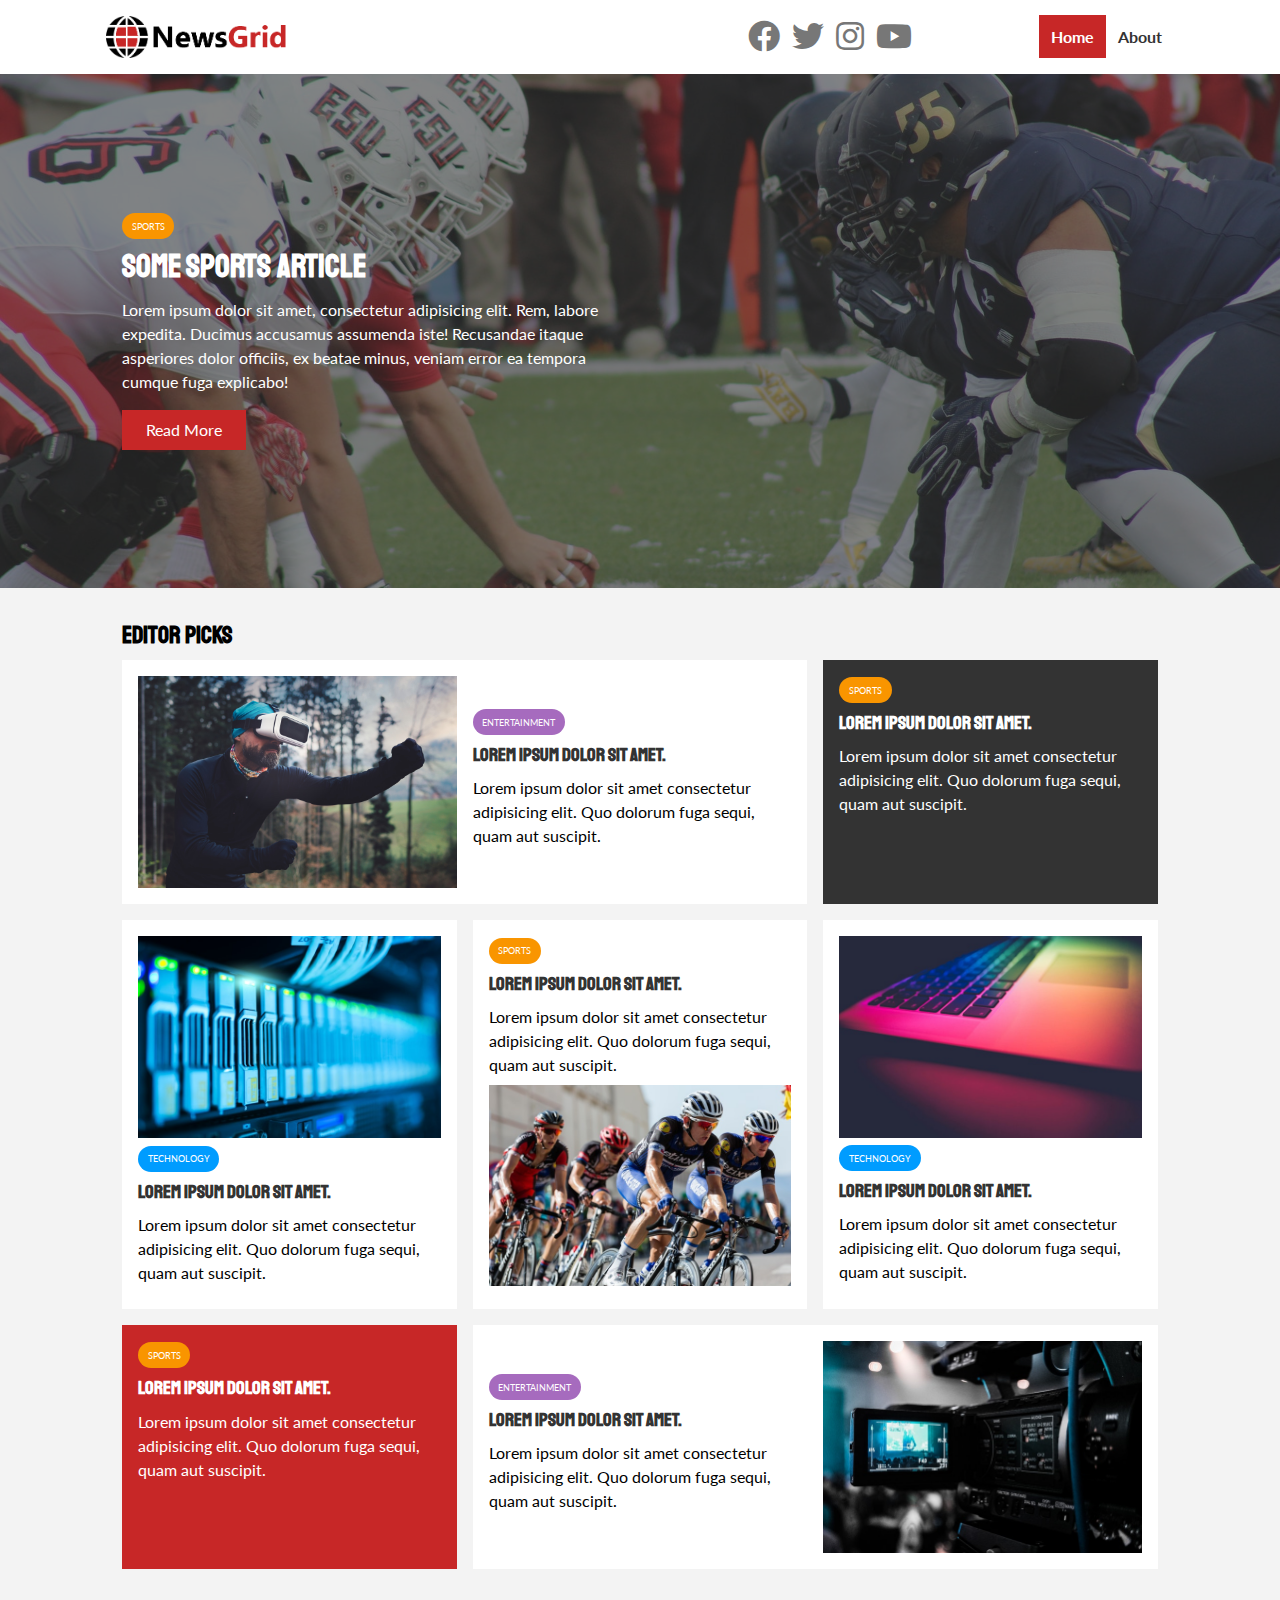
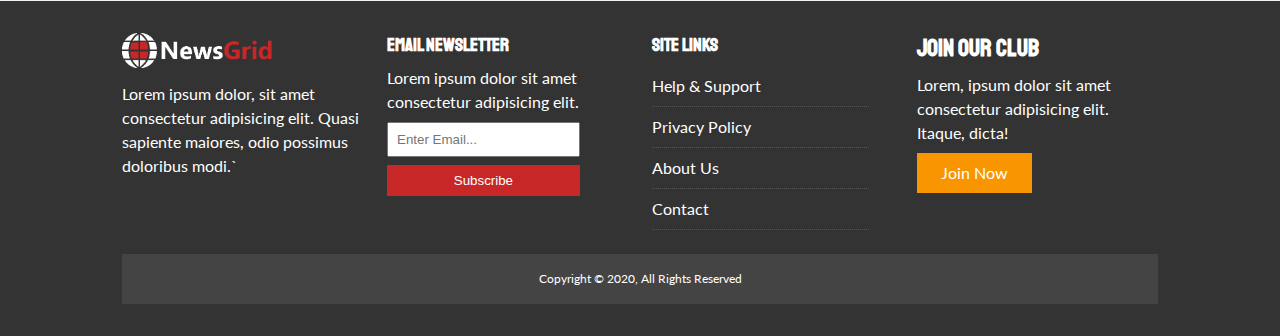
<file: index.html>
<!DOCTYPE html>
<html lang="en">
  <head>
    <meta charset="UTF-8" />
    <meta name="viewport" content="width=device-width, initial-scale=1.0" />
    <link
      rel="stylesheet"
      href="https://cdnjs.cloudflare.com/ajax/libs/font-awesome/5.14.0/css/all.min.css"
    />
    <link
      href="https://fonts.googleapis.com/css2?family=Lato&family=Staatliches&display=swap"
      rel="stylesheet"
    />
    <link rel="stylesheet" href="css/style.css" />
    <link
      rel="stylesheet"
      media="screen and (max-width: 768px)"
      href="css/mobile.css"
    />
    <link rel="shortcut icon" type="image/x-icon" href="/favicon (1).ico" />
    <title>News Grid | Latest News</title>
  </head>
  <body>
    <nav id="main-nav">
      <div class="container">
        <img src="img/logo.png" alt="NewsGrid" class="logo" />
        <div class="social">
          <a href="http://facebook.com" target="_blank"
            ><i class="fab fa-facebook fa-2x"></i
          ></a>
          <a href="http://twitter.com" target="_blank"
            ><i class="fab fa-twitter fa-2x"></i
          ></a>
          <a href="http://instagram.com" target="_blank"
            ><i class="fab fa-instagram fa-2x"></i
          ></a>
          <a href="http://youtube.com" target="_blank"
            ><i class="fab fa-youtube fa-2x"></i
          ></a>
        </div>
        <ul>
          <li><a class="current" href="index.html">Home</a></li>
          <li><a href="about.html">About</a></li>
        </ul>
      </div>
    </nav>

    <!-- Showcase -->
    <header id="showcase">
      <div class="container">
        <div class="showcase-container">
          <div class="showcase-content">
            <div class="category category-sports">Sports</div>
            <h1>Some Sports Article</h1>
            <p>
              Lorem ipsum dolor sit amet, consectetur adipisicing elit. Rem,
              labore expedita. Ducimus accusamus assumenda iste! Recusandae
              itaque asperiores dolor officiis, ex beatae minus, veniam error ea
              tempora cumque fuga explicabo!
            </p>
            <a href="article.html" class="btn btn-primary">Read More</a>
          </div>
        </div>
      </div>
    </header>

    <!-- Home Articles -->
    <section id="home-articles" class="py-2">
      <div class="container">
        <h2>Editor Picks</h2>
        <div class="articles-container">
          <article class="card">
            <img src="img/articles/ent1.jpg" alt="" />
            <div>
              <div class="category category-ent">Entertainment</div>
              <h3>
                <a href="article.html">Lorem ipsum dolor sit amet.</a>
              </h3>
              <p>
                Lorem ipsum dolor sit amet consectetur adipisicing elit. Quo
                dolorum fuga sequi, quam aut suscipit.
              </p>
            </div>
          </article>

          <article class="card bg-dark">
            <div class="category category-sports">Sports</div>
            <h3>
              <a href="article.html">Lorem ipsum dolor sit amet.</a>
            </h3>
            <p>
              Lorem ipsum dolor sit amet consectetur adipisicing elit. Quo
              dolorum fuga sequi, quam aut suscipit.
            </p>
          </article>

          <article class="card">
            <img src="/img/articles/tech1.jpg" alt="" />
            <div class="category category-tech">Technology</div>
            <h3>
              <a href="article.html">Lorem ipsum dolor sit amet.</a>
            </h3>
            <p>
              Lorem ipsum dolor sit amet consectetur adipisicing elit. Quo
              dolorum fuga sequi, quam aut suscipit.
            </p>
          </article>

          <article class="card">
            <div class="category category-sports">Sports</div>
            <h3>
              <a href="article.html">Lorem ipsum dolor sit amet.</a>
            </h3>
            <p>
              Lorem ipsum dolor sit amet consectetur adipisicing elit. Quo
              dolorum fuga sequi, quam aut suscipit.
            </p>
            <img src="/img/articles/sports1.jpg" alt="" />
          </article>

          <article class="card">
            <img src="/img/articles/tech2.jpg" alt="" />
            <div class="category category-tech">Technology</div>
            <h3>
              <a href="article.html">Lorem ipsum dolor sit amet.</a>
            </h3>
            <p>
              Lorem ipsum dolor sit amet consectetur adipisicing elit. Quo
              dolorum fuga sequi, quam aut suscipit.
            </p>
          </article>

          <article class="card bg-primary">
            <div class="category category-sports">Sports</div>
            <h3>
              <a href="article.html">Lorem ipsum dolor sit amet.</a>
            </h3>
            <p>
              Lorem ipsum dolor sit amet consectetur adipisicing elit. Quo
              dolorum fuga sequi, quam aut suscipit.
            </p>
          </article>

          <article class="card">
            <div>
              <div class="category category-ent">Entertainment</div>
              <h3>
                <a href="article.html">Lorem ipsum dolor sit amet.</a>
              </h3>
              <p>
                Lorem ipsum dolor sit amet consectetur adipisicing elit. Quo
                dolorum fuga sequi, quam aut suscipit.
              </p>
            </div>
            <img src="img/articles/ent2.jpg" alt="Entertainment" />
          </article>
        </div>
      </div>
    </section>

    <!-- Footer -->
    <footer id="main-footer" class="py-2">
      <div class="container footer-container">
        <div>
          <img src="img/logo_light.png" alt="NewsGrid" />
          <p>
            Lorem ipsum dolor, sit amet consectetur adipisicing elit. Quasi
            sapiente maiores, odio possimus doloribus modi.`
          </p>
        </div>
        <div>
          <h3>Email Newsletter</h3>
          <p>Lorem ipsum dolor sit amet consectetur adipisicing elit.</p>
          <form name="contact" method="POST" data-netlify="true">
            <input type="email" name="email" placeholder="Enter Email..." />
            <input type="submit" value="Subscribe" class="btn btn-primary" />
          </form>
        </div>
        <div>
          <h3>Site Links</h3>
          <ul class="list">
            <li><a href="#">Help & Support</a></li>
            <li><a href="#">Privacy Policy</a></li>
            <li><a href="#">About Us</a></li>
            <li><a href="#">Contact</a></li>
          </ul>
        </div>
        <div>
          <h2>Join Our Club</h2>
          <p>
            Lorem, ipsum dolor sit amet consectetur adipisicing elit. Itaque,
            dicta!
          </p>
          <a href="#" class="btn btn-secondary">Join Now</a>
        </div>
        <div>
          <p>
            Copyright &copy; 2020, All Rights Reserved
          </p>
        </div>
      </div>
    </footer>
  </body>
</html>
</file>
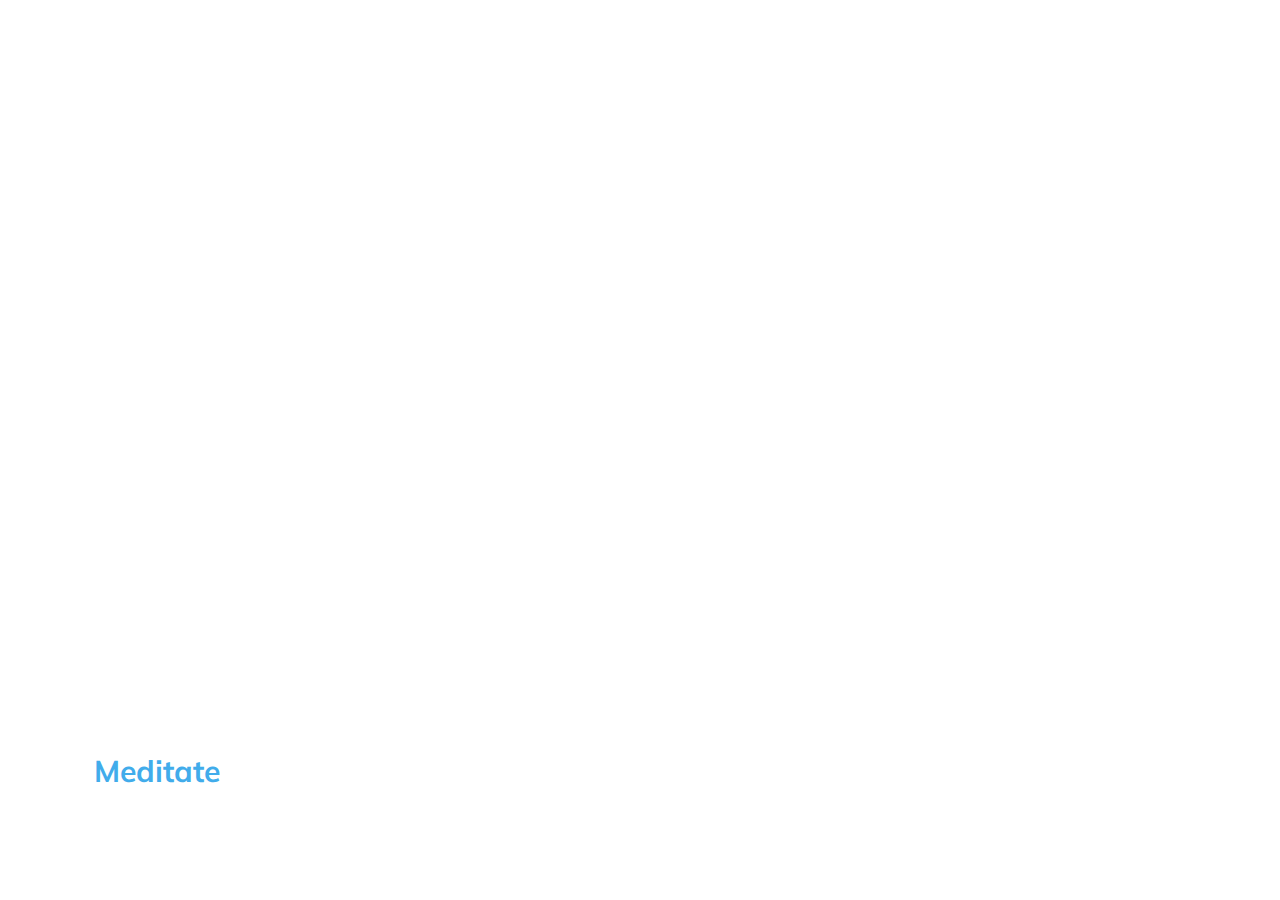
<file: 50-Projects-50-Days/expanding-cards/index.html>
<!DOCTYPE html>
<html lang="en">
  <head>
    <meta charset="UTF-8" />
    <meta name="viewport" content="width=device-width, initial-scale=1.0" />
    <link rel="stylesheet" href="style.css" />
    <title>Expanding Cards</title>
  </head>
  <body>
    <div class="container">
      <div
        class="panel active"
        style="
          background-image: url('https://images.unsplash.com/photo-1509719782173-841a7542cb4d?ixid=MXwxMjA3fDB8MHxwaG90by1wYWdlfHx8fGVufDB8fHw%3D&ixlib=rb-1.2.1&auto=format&fit=crop&w=1965&q=80');
        "
      >
        <h3>Meditate</h3>
      </div>
      <div
        class="panel"
        style="
          background-image: url('https://images.unsplash.com/photo-1590305504523-3ce0ba800052?ixid=MXwxMjA3fDB8MHxzZWFyY2h8MTh8fHNub3dib2FyZGluZ3xlbnwwfHwwfA%3D%3D&ixlib=rb-1.2.1&auto=format&fit=crop&w=900&q=60');
        "
      >
        <h3>Slide</h3>
      </div>
      <div
        class="panel"
        style="
          background-image: url('https://images.unsplash.com/photo-1580238053495-b9720401fd45?ixid=MXwxMjA3fDB8MHxzZWFyY2h8MXx8c25vd2JvYXJkaW5nfGVufDB8fDB8&ixlib=rb-1.2.1&auto=format&fit=crop&w=900&q=60');
        "
      >
        <h3>Get Up</h3>
      </div>

      <div
        class="panel"
        style="
          background-image: url('https://images.unsplash.com/photo-1587251749984-4859e9016882?ixid=MXwxMjA3fDB8MHxzZWFyY2h8OXx8c25vd2JvYXJkaW5nfGVufDB8fDB8&ixlib=rb-1.2.1&auto=format&fit=crop&w=900&q=60');
        "
      >
        <h3>Flip</h3>
      </div>
      <div
        class="panel"
        style="
          background-image: url('https://images.unsplash.com/photo-1585247829899-676cb4d6d5d7?ixid=MXwxMjA3fDB8MHxzZWFyY2h8NTF8fHNub3dib2FyZGluZ3xlbnwwfHwwfA%3D%3D&ixlib=rb-1.2.1&auto=format&fit=crop&w=900&q=60');
        "
      >
        <h3>Style</h3>
      </div>
    </div>
    <script src="script.js"></script>
  </body>
</html>
</file>
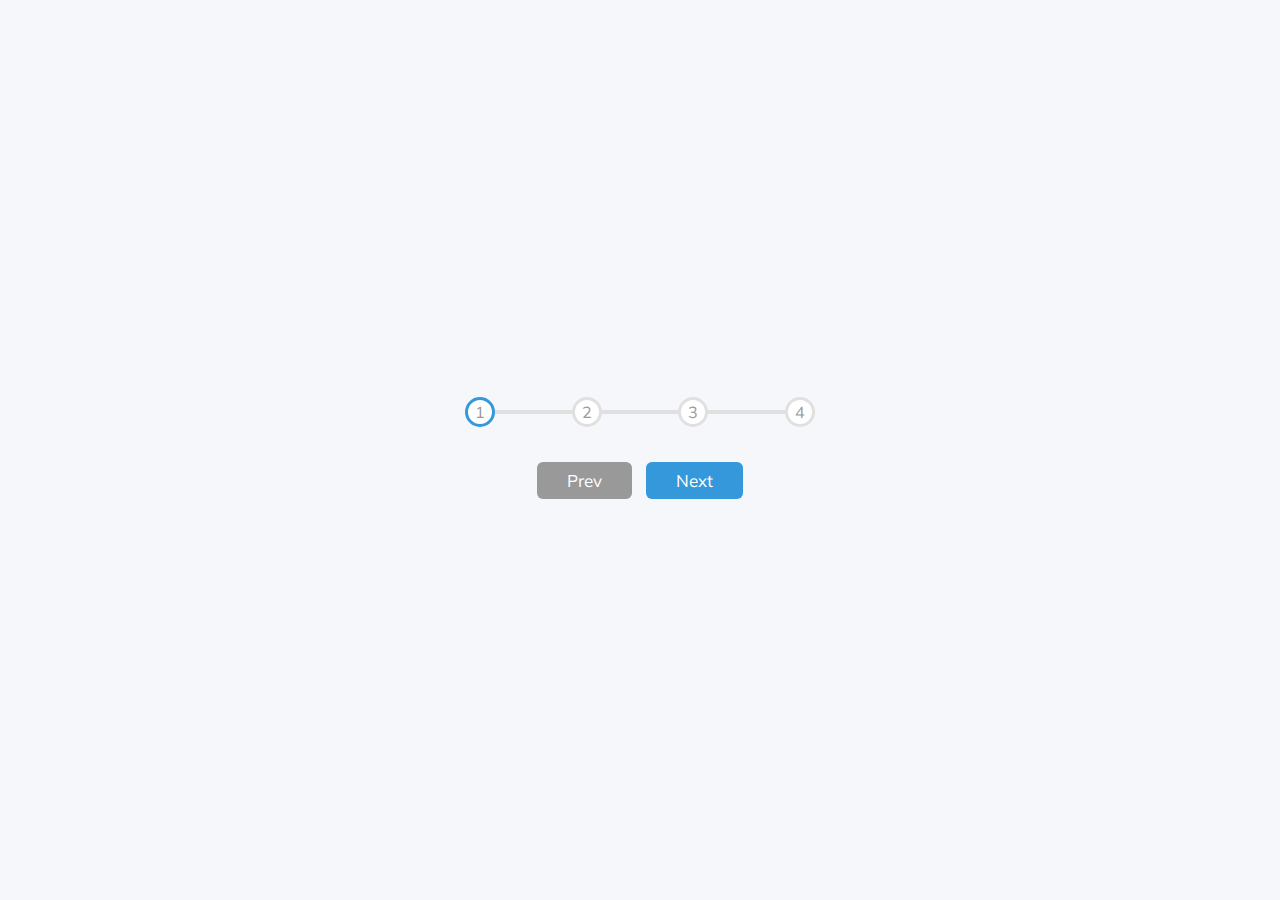
<file: 50-Projects-50-Days/multi-level-progress-bar/index.html>
<!DOCTYPE html>
<html lang="en">
  <head>
    <meta charset="UTF-8" />
    <meta name="viewport" content="width=device-width, initial-scale=1.0" />
    <!-- <link
      rel="stylesheet"
      href="https://cdnjs.cloudflare.com/ajax/libs/font-awesome/5.15.1/css/all.min.css"
      integrity="sha512-+4zCK9k+qNFUR5X+cKL9EIR+ZOhtIloNl9GIKS57V1MyNsYpYcUrUeQc9vNfzsWfV28IaLL3i96P9sdNyeRssA=="
      crossorigin="anonymous"
    /> -->
    <link rel="stylesheet" href="style.css" />
    <title>Multilevel Progress Bar</title>
    <div class="container">
      <div class="progress-container">
        <div class="progress" id="progress"></div>
        <div class="circle active">1</div>
        <div class="circle">2</div>
        <div class="circle">3</div>
        <div class="circle">4</div>
      </div>
      <button class="btn" id="prev" disabled>Prev</button>
      <button class="btn" id="next">Next</button>
    </div>
  </head>
  <body>
    <script src="script.js"></script>
  </body>
</html>
</file>
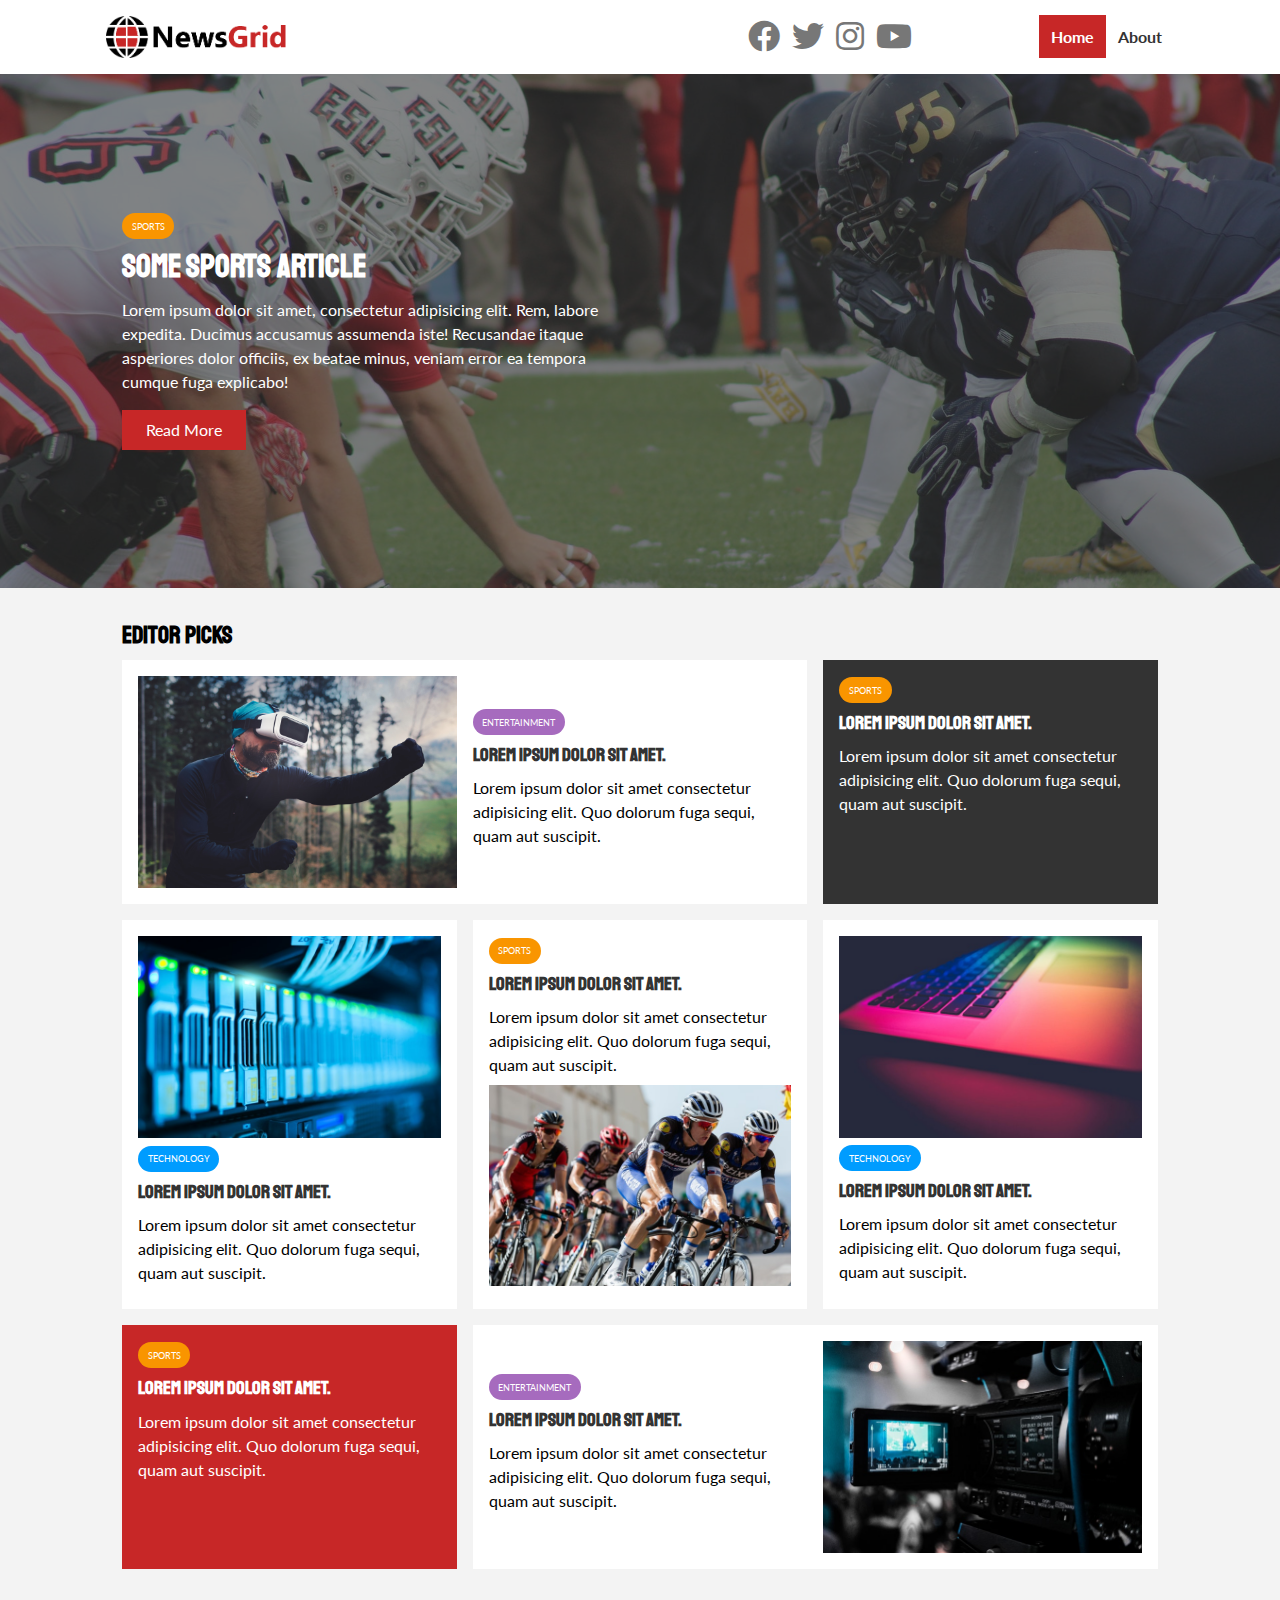
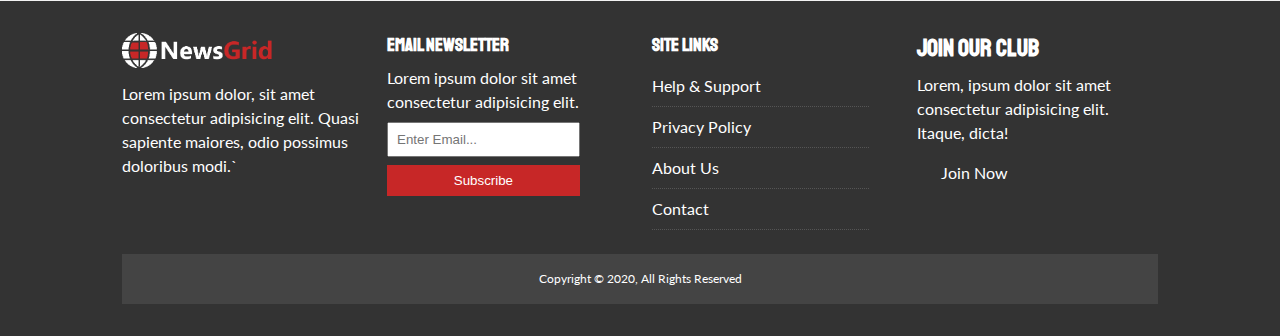
<file: HTML&CSS/newsGrid/index.html>
<!DOCTYPE html>
<html lang="en">
  <head>
    <meta charset="UTF-8" />
    <meta name="viewport" content="width=device-width, initial-scale=1.0" />
    <link
      rel="stylesheet"
      href="https://cdnjs.cloudflare.com/ajax/libs/font-awesome/5.14.0/css/all.min.css"
    />
    <link
      href="https://fonts.googleapis.com/css2?family=Lato&family=Staatliches&display=swap"
      rel="stylesheet"
    />
    <link rel="stylesheet" href="css/style.css" />
    <link
      rel="stylesheet"
      media="screen and (max-width: 768px)"
      href="css/mobile.css"
    />
    <link rel="shortcut icon" type="image/x-icon" href="/favicon (1).ico" />
    <title>News Grid | Latest News</title>
  </head>
  <body>
    <nav id="main-nav">
      <div class="container">
        <img src="img/logo.png" alt="NewsGrid" class="logo" />
        <div class="social">
          <a href="http://facebook.com" target="_blank"
            ><i class="fab fa-facebook fa-2x"></i
          ></a>
          <a href="http://twitter.com" target="_blank"
            ><i class="fab fa-twitter fa-2x"></i
          ></a>
          <a href="http://instagram.com" target="_blank"
            ><i class="fab fa-instagram fa-2x"></i
          ></a>
          <a href="http://youtube.com" target="_blank"
            ><i class="fab fa-youtube fa-2x"></i
          ></a>
        </div>
        <ul>
          <li><a class="current" href="index.html">Home</a></li>
          <li><a href="about.html">About</a></li>
        </ul>
      </div>
    </nav>

    <!-- Showcase -->
    <header id="showcase">
      <div class="container">
        <div class="showcase-container">
          <div class="showcase-content">
            <div class="category category-sports">Sports</div>
            <h1>Some Sports Article</h1>
            <p>
              Lorem ipsum dolor sit amet, consectetur adipisicing elit. Rem,
              labore expedita. Ducimus accusamus assumenda iste! Recusandae
              itaque asperiores dolor officiis, ex beatae minus, veniam error ea
              tempora cumque fuga explicabo!
            </p>
            <a href="article.html" class="btn btn-primary">Read More</a>
          </div>
        </div>
      </div>
    </header>

    <!-- Home Articles -->
    <section id="home-articles" class="py-2">
      <div class="container">
        <h2>Editor Picks</h2>
        <div class="articles-container">
          <article class="card">
            <img src="img/articles/ent1.jpg" alt="" />
            <div>
              <div class="category category-ent">Entertainment</div>
              <h3>
                <a href="article.html">Lorem ipsum dolor sit amet.</a>
              </h3>
              <p>
                Lorem ipsum dolor sit amet consectetur adipisicing elit. Quo
                dolorum fuga sequi, quam aut suscipit.
              </p>
            </div>
          </article>

          <article class="card bg-dark">
            <div class="category category-sports">Sports</div>
            <h3>
              <a href="article.html">Lorem ipsum dolor sit amet.</a>
            </h3>
            <p>
              Lorem ipsum dolor sit amet consectetur adipisicing elit. Quo
              dolorum fuga sequi, quam aut suscipit.
            </p>
          </article>

          <article class="card">
            <img src="/img/articles/tech1.jpg" alt="" />
            <div class="category category-tech">Technology</div>
            <h3>
              <a href="article.html">Lorem ipsum dolor sit amet.</a>
            </h3>
            <p>
              Lorem ipsum dolor sit amet consectetur adipisicing elit. Quo
              dolorum fuga sequi, quam aut suscipit.
            </p>
          </article>

          <article class="card">
            <div class="category category-sports">Sports</div>
            <h3>
              <a href="article.html">Lorem ipsum dolor sit amet.</a>
            </h3>
            <p>
              Lorem ipsum dolor sit amet consectetur adipisicing elit. Quo
              dolorum fuga sequi, quam aut suscipit.
            </p>
            <img src="/img/articles/sports1.jpg" alt="" />
          </article>

          <article class="card">
            <img src="/img/articles/tech2.jpg" alt="" />
            <div class="category category-tech">Technology</div>
            <h3>
              <a href="article.html">Lorem ipsum dolor sit amet.</a>
            </h3>
            <p>
              Lorem ipsum dolor sit amet consectetur adipisicing elit. Quo
              dolorum fuga sequi, quam aut suscipit.
            </p>
          </article>

          <article class="card bg-primary">
            <div class="category category-sports">Sports</div>
            <h3>
              <a href="article.html">Lorem ipsum dolor sit amet.</a>
            </h3>
            <p>
              Lorem ipsum dolor sit amet consectetur adipisicing elit. Quo
              dolorum fuga sequi, quam aut suscipit.
            </p>
          </article>

          <article class="card">
            <div>
              <div class="category category-ent">Entertainment</div>
              <h3>
                <a href="article.html">Lorem ipsum dolor sit amet.</a>
              </h3>
              <p>
                Lorem ipsum dolor sit amet consectetur adipisicing elit. Quo
                dolorum fuga sequi, quam aut suscipit.
              </p>
            </div>
            <img src="img/articles/ent2.jpg" alt="Entertainment" />
          </article>
        </div>
      </div>
    </section>

    <!-- Footer -->
    <footer id="main-footer" class="py-2">
      <div class="container footer-container">
        <div>
          <img src="img/logo_light.png" alt="NewsGrid" />
          <p>
            Lorem ipsum dolor, sit amet consectetur adipisicing elit. Quasi
            sapiente maiores, odio possimus doloribus modi.`
          </p>
        </div>
        <div>
          <h3>Email Newsletter</h3>
          <p>Lorem ipsum dolor sit amet consectetur adipisicing elit.</p>
          <form>
            <input type="email" placeholder="Enter Email..." />
            <input type="submit" value="Subscribe" class="btn btn-primary" />
          </form>
        </div>
        <div>
          <h3>Site Links</h3>
          <ul class="list">
            <li><a href="#">Help & Support</a></li>
            <li><a href="#">Privacy Policy</a></li>
            <li><a href="#">About Us</a></li>
            <li><a href="#">Contact</a></li>
          </ul>
        </div>
        <div>
          <h2>Join Our Club</h2>
          <p>
            Lorem, ipsum dolor sit amet consectetur adipisicing elit. Itaque,
            dicta!
          </p>
          <a href="#" class="btn btn-secondary">Join Now</a>
        </div>
        <div>
          <p>
            Copyright &copy; 2020, All Rights Reserved
          </p>
        </div>
      </div>
    </footer>
  </body>
</html>
</file>
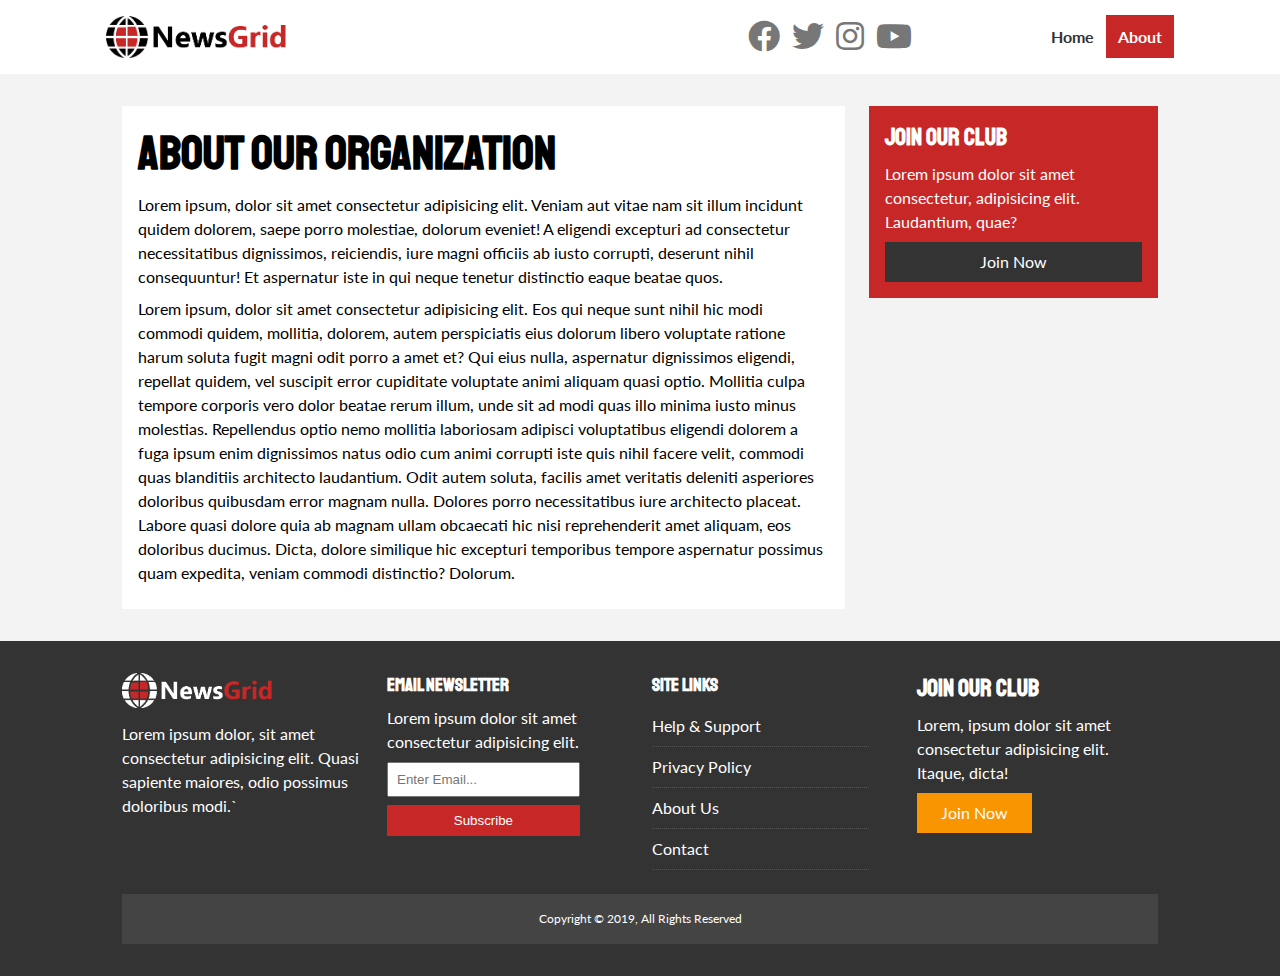
<file: about.html>
<!DOCTYPE html>
<html lang="en">
  <head>
    <meta charset="UTF-8" />
    <meta name="viewport" content="width=device-width, initial-scale=1.0" />
    <link
      rel="stylesheet"
      href="https://cdnjs.cloudflare.com/ajax/libs/font-awesome/5.14.0/css/all.min.css"
    />
    <link
      href="https://fonts.googleapis.com/css2?family=Lato&family=Staatliches&display=swap"
      rel="stylesheet"
    />
    <link rel="stylesheet" href="css/style.css" />
    <link
      rel="stylesheet"
      media="screen and (max-width: 768px)"
      href="css/mobile.css"
    />
    <link rel="shortcut icon" type="image/x-icon" href="/favicon (1).ico" />
    <title>News Grid | About</title>
  </head>
  <body>
    <!-- Header -->
    <nav id="main-nav">
      <div class="container">
        <img src="img/logo.png" alt="NewsGrid" class="logo" />
        <div class="social">
          <a href="http://facebook.com" target="_blank"
            ><i class="fab fa-facebook fa-2x"></i
          ></a>
          <a href="http://twitter.com" target="_blank"
            ><i class="fab fa-twitter fa-2x"></i
          ></a>
          <a href="http://instagram.com" target="_blank"
            ><i class="fab fa-instagram fa-2x"></i
          ></a>
          <a href="http://youtube.com" target="_blank"
            ><i class="fab fa-youtube fa-2x"></i
          ></a>
        </div>
        <ul>
          <li><a href="index.html">Home</a></li>
          <li><a class="current" href="about.html">About</a></li>
        </ul>
      </div>
    </nav>

    <!-- About -->
    <section id="about">
      <div class="container">
        <div class="page-container">
          <article class="card">
            <h1 class="l-heading">About Our Organization</h1>
            <p>
              Lorem ipsum, dolor sit amet consectetur adipisicing elit. Veniam
              aut vitae nam sit illum incidunt quidem dolorem, saepe porro
              molestiae, dolorum eveniet! A eligendi excepturi ad consectetur
              necessitatibus dignissimos, reiciendis, iure magni officiis ab
              iusto corrupti, deserunt nihil consequuntur! Et aspernatur iste in
              qui neque tenetur distinctio eaque beatae quos.
            </p>
            <p>
              Lorem ipsum, dolor sit amet consectetur adipisicing elit. Eos qui
              neque sunt nihil hic modi commodi quidem, mollitia, dolorem, autem
              perspiciatis eius dolorum libero voluptate ratione harum soluta
              fugit magni odit porro a amet et? Qui eius nulla, aspernatur
              dignissimos eligendi, repellat quidem, vel suscipit error
              cupiditate voluptate animi aliquam quasi optio. Mollitia culpa
              tempore corporis vero dolor beatae rerum illum, unde sit ad modi
              quas illo minima iusto minus molestias. Repellendus optio nemo
              mollitia laboriosam adipisci voluptatibus eligendi dolorem a fuga
              ipsum enim dignissimos natus odio cum animi corrupti iste quis
              nihil facere velit, commodi quas blanditiis architecto laudantium.
              Odit autem soluta, facilis amet veritatis deleniti asperiores
              doloribus quibusdam error magnam nulla. Dolores porro
              necessitatibus iure architecto placeat. Labore quasi dolore quia
              ab magnam ullam obcaecati hic nisi reprehenderit amet aliquam, eos
              doloribus ducimus. Dicta, dolore similique hic excepturi
              temporibus tempore aspernatur possimus quam expedita, veniam
              commodi distinctio? Dolorum.
            </p>
          </article>
          <aside class="card bg-primary">
            <h2>Join Our Club</h2>
            <p>
              Lorem ipsum dolor sit amet consectetur, adipisicing elit.
              Laudantium, quae?
            </p>
            <a href="#" class="btn btn-dark btn-block">Join Now</a>
          </aside>
        </div>
      </div>
    </section>

    <!-- Footer -->
    <footer id="main-footer" class="py-2">
      <div class="container footer-container">
        <div>
          <img src="img/logo_light.png" alt="NewsGrid" />
          <p>
            Lorem ipsum dolor, sit amet consectetur adipisicing elit. Quasi
            sapiente maiores, odio possimus doloribus modi.`
          </p>
        </div>
        <div>
          <h3>Email Newsletter</h3>
          <p>Lorem ipsum dolor sit amet consectetur adipisicing elit.</p>
          <form name="contact" method="POST" data-netlify="true">
            <input type="email" name="email" placeholder="Enter Email..." />
            <input type="submit" value="Subscribe" class="btn btn-primary" />
          </form>
        </div>
        <div>
          <h3>Site Links</h3>
          <ul class="list">
            <li><a href="#">Help & Support</a></li>
            <li><a href="#">Privacy Policy</a></li>
            <li><a href="#">About Us</a></li>
            <li><a href="#">Contact</a></li>
          </ul>
        </div>
        <div>
          <h2>Join Our Club</h2>
          <p>
            Lorem, ipsum dolor sit amet consectetur adipisicing elit. Itaque,
            dicta!
          </p>
          <a href="#" class="btn btn-secondary">Join Now</a>
        </div>
        <div>
          <p>
            Copyright &copy; 2019, All Rights Reserved
          </p>
        </div>
      </div>
    </footer>
  </body>
</html>
</file>
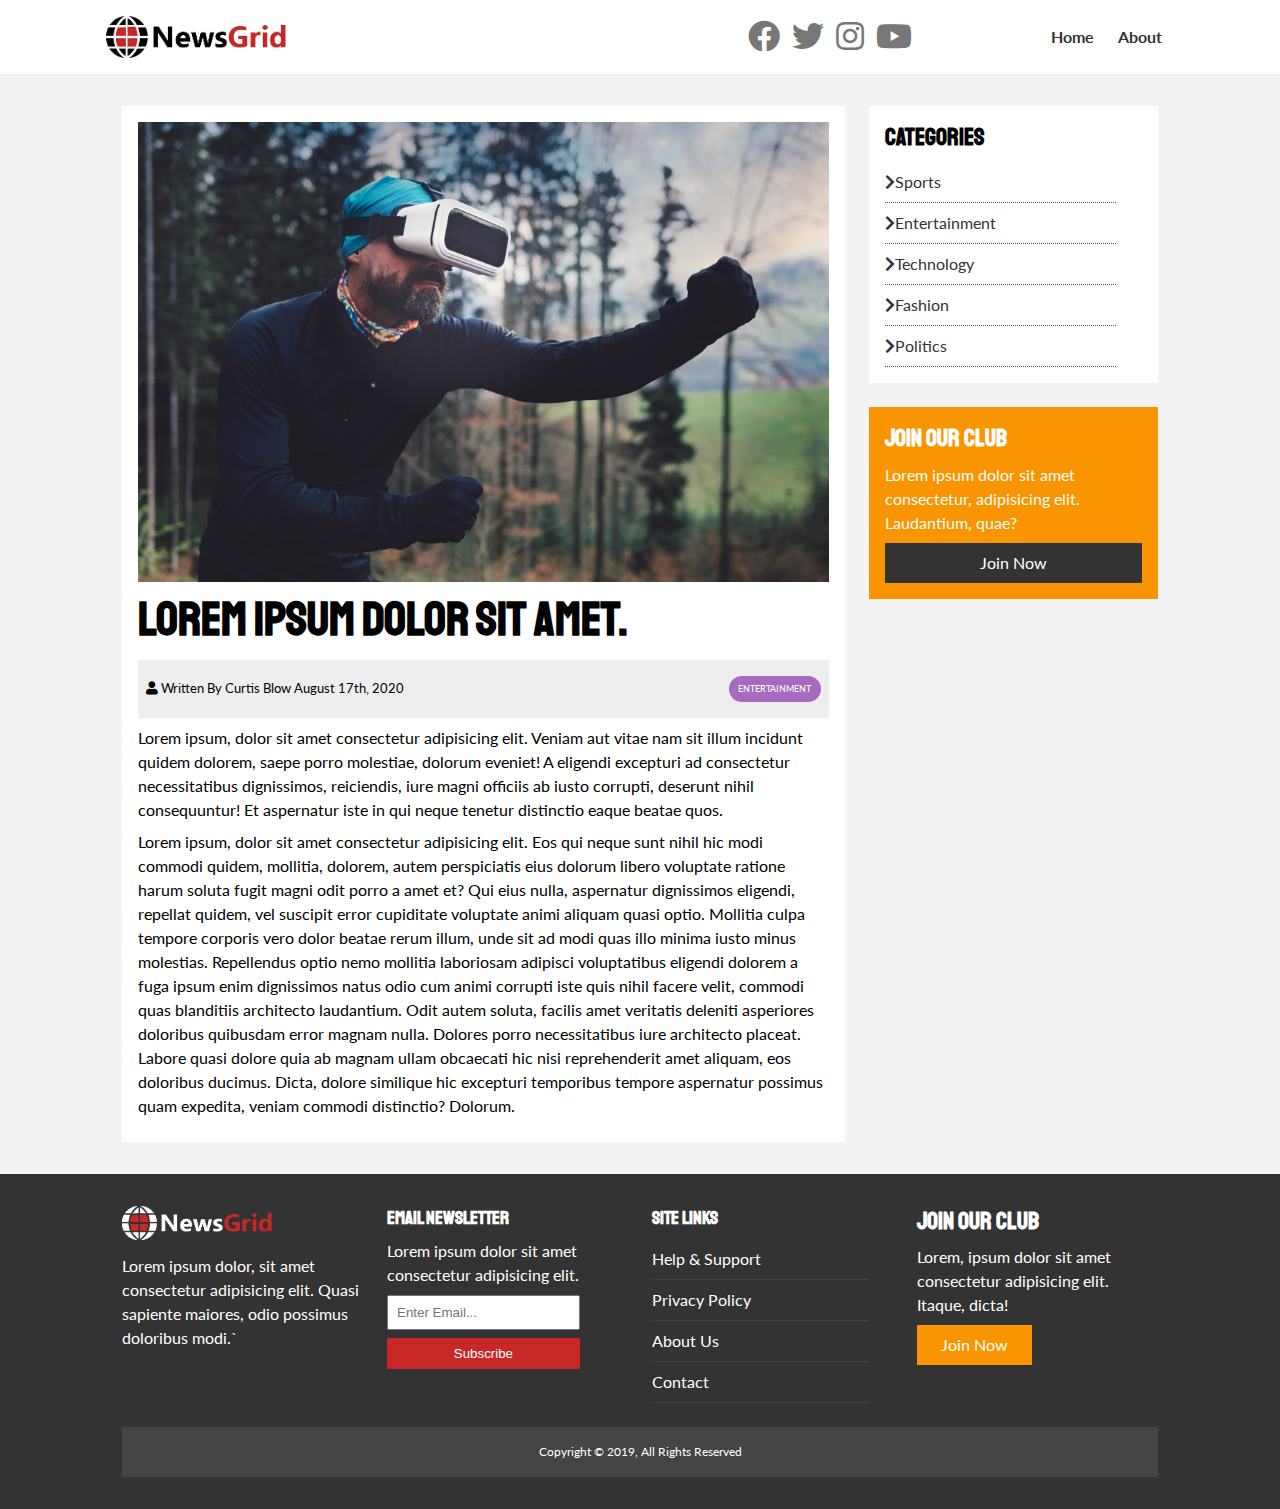
<file: article.html>
<!DOCTYPE html>
<html lang="en">
  <head>
    <meta charset="UTF-8" />
    <meta name="viewport" content="width=device-width, initial-scale=1.0" />
    <link
      rel="stylesheet"
      href="https://cdnjs.cloudflare.com/ajax/libs/font-awesome/5.14.0/css/all.min.css"
    />
    <link
      href="https://fonts.googleapis.com/css2?family=Lato&family=Staatliches&display=swap"
      rel="stylesheet"
    />
    <link rel="stylesheet" href="css/style.css" />
    <link
      rel="stylesheet"
      media="screen and (max-width: 768px)"
      href="css/mobile.css"
    />
    <link rel="shortcut icon" type="image/x-icon" href="/favicon (1).ico" />
    <title>News Grid | Latest News</title>
  </head>
  <body>
    <!-- Header -->
    <nav id="main-nav">
      <div class="container">
        <img src="img/logo.png" alt="NewsGrid" class="logo" />
        <div class="social">
          <a href="http://facebook.com" target="_blank"
            ><i class="fab fa-facebook fa-2x"></i
          ></a>
          <a href="http://twitter.com" target="_blank"
            ><i class="fab fa-twitter fa-2x"></i
          ></a>
          <a href="http://instagram.com" target="_blank"
            ><i class="fab fa-instagram fa-2x"></i
          ></a>
          <a href="http://youtube.com" target="_blank"
            ><i class="fab fa-youtube fa-2x"></i
          ></a>
        </div>
        <ul>
          <li><a href="index.html">Home</a></li>
          <li><a href="about.html">About</a></li>
        </ul>
      </div>
    </nav>

    <!-- About -->
    <section id="article">
      <div class="container">
        <div class="page-container">
          <article class="card">
            <img src="img/articles/ent1.jpg" alt="" />
            <h1 class="l-heading">Lorem ipsum dolor sit amet.</h1>
            <div class="meta">
              <small>
                <i class="fas fa-user"></i> Written By Curtis Blow August 17th,
                2020
              </small>
              <div class="category category-ent">Entertainment</div>
            </div>
            <p>
              Lorem ipsum, dolor sit amet consectetur adipisicing elit. Veniam
              aut vitae nam sit illum incidunt quidem dolorem, saepe porro
              molestiae, dolorum eveniet! A eligendi excepturi ad consectetur
              necessitatibus dignissimos, reiciendis, iure magni officiis ab
              iusto corrupti, deserunt nihil consequuntur! Et aspernatur iste in
              qui neque tenetur distinctio eaque beatae quos.
            </p>
            <p>
              Lorem ipsum, dolor sit amet consectetur adipisicing elit. Eos qui
              neque sunt nihil hic modi commodi quidem, mollitia, dolorem, autem
              perspiciatis eius dolorum libero voluptate ratione harum soluta
              fugit magni odit porro a amet et? Qui eius nulla, aspernatur
              dignissimos eligendi, repellat quidem, vel suscipit error
              cupiditate voluptate animi aliquam quasi optio. Mollitia culpa
              tempore corporis vero dolor beatae rerum illum, unde sit ad modi
              quas illo minima iusto minus molestias. Repellendus optio nemo
              mollitia laboriosam adipisci voluptatibus eligendi dolorem a fuga
              ipsum enim dignissimos natus odio cum animi corrupti iste quis
              nihil facere velit, commodi quas blanditiis architecto laudantium.
              Odit autem soluta, facilis amet veritatis deleniti asperiores
              doloribus quibusdam error magnam nulla. Dolores porro
              necessitatibus iure architecto placeat. Labore quasi dolore quia
              ab magnam ullam obcaecati hic nisi reprehenderit amet aliquam, eos
              doloribus ducimus. Dicta, dolore similique hic excepturi
              temporibus tempore aspernatur possimus quam expedita, veniam
              commodi distinctio? Dolorum.
            </p>
          </article>

          <aside id="categories" class="card">
            <h2>Categories</h2>
            <ul class="list">
              <li>
                <a href="#"><i class="fas fa-chevron-right"></i>Sports</a>
              </li>
              <li>
                <a href="#"
                  ><i class="fas fa-chevron-right"></i>Entertainment</a
                >
              </li>
              <li>
                <a href="#"><i class="fas fa-chevron-right"></i>Technology</a>
              </li>
              <li>
                <a href="#"><i class="fas fa-chevron-right"></i>Fashion</a>
              </li>
              <li>
                <a href="#"><i class="fas fa-chevron-right"></i>Politics</a>
              </li>
            </ul>
          </aside>

          <aside class="card bg-secondary">
            <h2>Join Our Club</h2>
            <p>
              Lorem ipsum dolor sit amet consectetur, adipisicing elit.
              Laudantium, quae?
            </p>
            <a href="#" class="btn btn-dark btn-block">Join Now</a>
          </aside>
        </div>
      </div>
    </section>

    <!-- Footer -->
    <footer id="main-footer" class="py-2">
      <div class="container footer-container">
        <div>
          <img src="img/logo_light.png" alt="NewsGrid" />
          <p>
            Lorem ipsum dolor, sit amet consectetur adipisicing elit. Quasi
            sapiente maiores, odio possimus doloribus modi.`
          </p>
        </div>
        <div>
          <h3>Email Newsletter</h3>
          <p>Lorem ipsum dolor sit amet consectetur adipisicing elit.</p>
          <form name="contact" method="POST" data-netlify="true">
            <input type="email" name="email" placeholder="Enter Email..." />
            <input type="submit" value="Subscribe" class="btn btn-primary" />
          </form>
        </div>
        <div>
          <h3>Site Links</h3>
          <ul class="list">
            <li><a href="#">Help & Support</a></li>
            <li><a href="#">Privacy Policy</a></li>
            <li><a href="#">About Us</a></li>
            <li><a href="#">Contact</a></li>
          </ul>
        </div>
        <div>
          <h2>Join Our Club</h2>
          <p>
            Lorem, ipsum dolor sit amet consectetur adipisicing elit. Itaque,
            dicta!
          </p>
          <a href="#" class="btn btn-secondary">Join Now</a>
        </div>
        <div>
          <p>
            Copyright &copy; 2019, All Rights Reserved
          </p>
        </div>
      </div>
    </footer>
  </body>
</html>
</file>
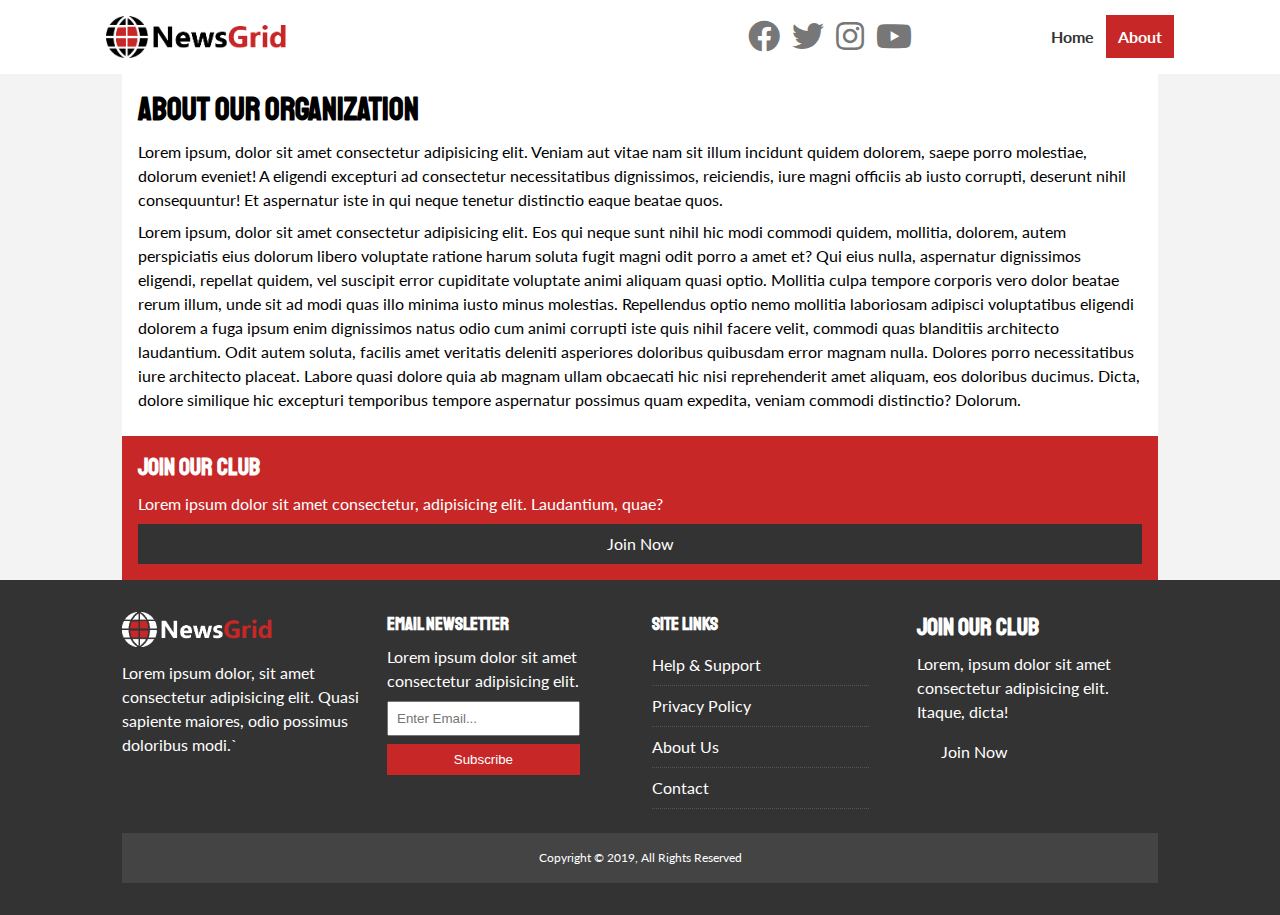
<file: HTML&CSS/newsGrid/about.html>
<!DOCTYPE html>
<html lang="en">
  <head>
    <meta charset="UTF-8" />
    <meta name="viewport" content="width=device-width, initial-scale=1.0" />
    <link
      rel="stylesheet"
      href="https://cdnjs.cloudflare.com/ajax/libs/font-awesome/5.14.0/css/all.min.css"
    />
    <link
      href="https://fonts.googleapis.com/css2?family=Lato&family=Staatliches&display=swap"
      rel="stylesheet"
    />
    <link rel="stylesheet" href="css/style.css" />
    <link
      rel="stylesheet"
      media="screen and (max-width: 768px)"
      href="css/mobile.css"
    />
    <link rel="shortcut icon" type="image/x-icon" href="/favicon (1).ico" />
    <title>News Grid | About</title>
  </head>
  <body>
    <!-- Header -->
    <nav id="main-nav">
      <div class="container">
        <img src="img/logo.png" alt="NewsGrid" class="logo" />
        <div class="social">
          <a href="http://facebook.com" target="_blank"
            ><i class="fab fa-facebook fa-2x"></i
          ></a>
          <a href="http://twitter.com" target="_blank"
            ><i class="fab fa-twitter fa-2x"></i
          ></a>
          <a href="http://instagram.com" target="_blank"
            ><i class="fab fa-instagram fa-2x"></i
          ></a>
          <a href="http://youtube.com" target="_blank"
            ><i class="fab fa-youtube fa-2x"></i
          ></a>
        </div>
        <ul>
          <li><a href="index.html">Home</a></li>
          <li><a class="current" href="about.html">About</a></li>
        </ul>
      </div>
    </nav>

    <!-- About -->
    <section id="about">
      <div class="container">
        <div class="page-container">
          <article class="card">
            <h1 class="l-heading">About Our Organization</h1>
            <p>
              Lorem ipsum, dolor sit amet consectetur adipisicing elit. Veniam
              aut vitae nam sit illum incidunt quidem dolorem, saepe porro
              molestiae, dolorum eveniet! A eligendi excepturi ad consectetur
              necessitatibus dignissimos, reiciendis, iure magni officiis ab
              iusto corrupti, deserunt nihil consequuntur! Et aspernatur iste in
              qui neque tenetur distinctio eaque beatae quos.
            </p>
            <p>
              Lorem ipsum, dolor sit amet consectetur adipisicing elit. Eos qui
              neque sunt nihil hic modi commodi quidem, mollitia, dolorem, autem
              perspiciatis eius dolorum libero voluptate ratione harum soluta
              fugit magni odit porro a amet et? Qui eius nulla, aspernatur
              dignissimos eligendi, repellat quidem, vel suscipit error
              cupiditate voluptate animi aliquam quasi optio. Mollitia culpa
              tempore corporis vero dolor beatae rerum illum, unde sit ad modi
              quas illo minima iusto minus molestias. Repellendus optio nemo
              mollitia laboriosam adipisci voluptatibus eligendi dolorem a fuga
              ipsum enim dignissimos natus odio cum animi corrupti iste quis
              nihil facere velit, commodi quas blanditiis architecto laudantium.
              Odit autem soluta, facilis amet veritatis deleniti asperiores
              doloribus quibusdam error magnam nulla. Dolores porro
              necessitatibus iure architecto placeat. Labore quasi dolore quia
              ab magnam ullam obcaecati hic nisi reprehenderit amet aliquam, eos
              doloribus ducimus. Dicta, dolore similique hic excepturi
              temporibus tempore aspernatur possimus quam expedita, veniam
              commodi distinctio? Dolorum.
            </p>
          </article>
          <aside class="card bg-primary">
            <h2>Join Our Club</h2>
            <p>
              Lorem ipsum dolor sit amet consectetur, adipisicing elit.
              Laudantium, quae?
            </p>
            <a href="#" class="btn btn-dark btn-block">Join Now</a>
          </aside>
        </div>
      </div>
    </section>

    <!-- Footer -->
    <footer id="main-footer" class="py-2">
      <div class="container footer-container">
        <div>
          <img src="img/logo_light.png" alt="NewsGrid" />
          <p>
            Lorem ipsum dolor, sit amet consectetur adipisicing elit. Quasi
            sapiente maiores, odio possimus doloribus modi.`
          </p>
        </div>
        <div>
          <h3>Email Newsletter</h3>
          <p>Lorem ipsum dolor sit amet consectetur adipisicing elit.</p>
          <form>
            <input type="email" placeholder="Enter Email..." />
            <input type="submit" value="Subscribe" class="btn btn-primary" />
          </form>
        </div>
        <div>
          <h3>Site Links</h3>
          <ul class="list">
            <li><a href="#">Help & Support</a></li>
            <li><a href="#">Privacy Policy</a></li>
            <li><a href="#">About Us</a></li>
            <li><a href="#">Contact</a></li>
          </ul>
        </div>
        <div>
          <h2>Join Our Club</h2>
          <p>
            Lorem, ipsum dolor sit amet consectetur adipisicing elit. Itaque,
            dicta!
          </p>
          <a href="#" class="btn btn-secondary">Join Now</a>
        </div>
        <div>
          <p>
            Copyright &copy; 2019, All Rights Reserved
          </p>
        </div>
      </div>
    </footer>
  </body>
</html>
</file>
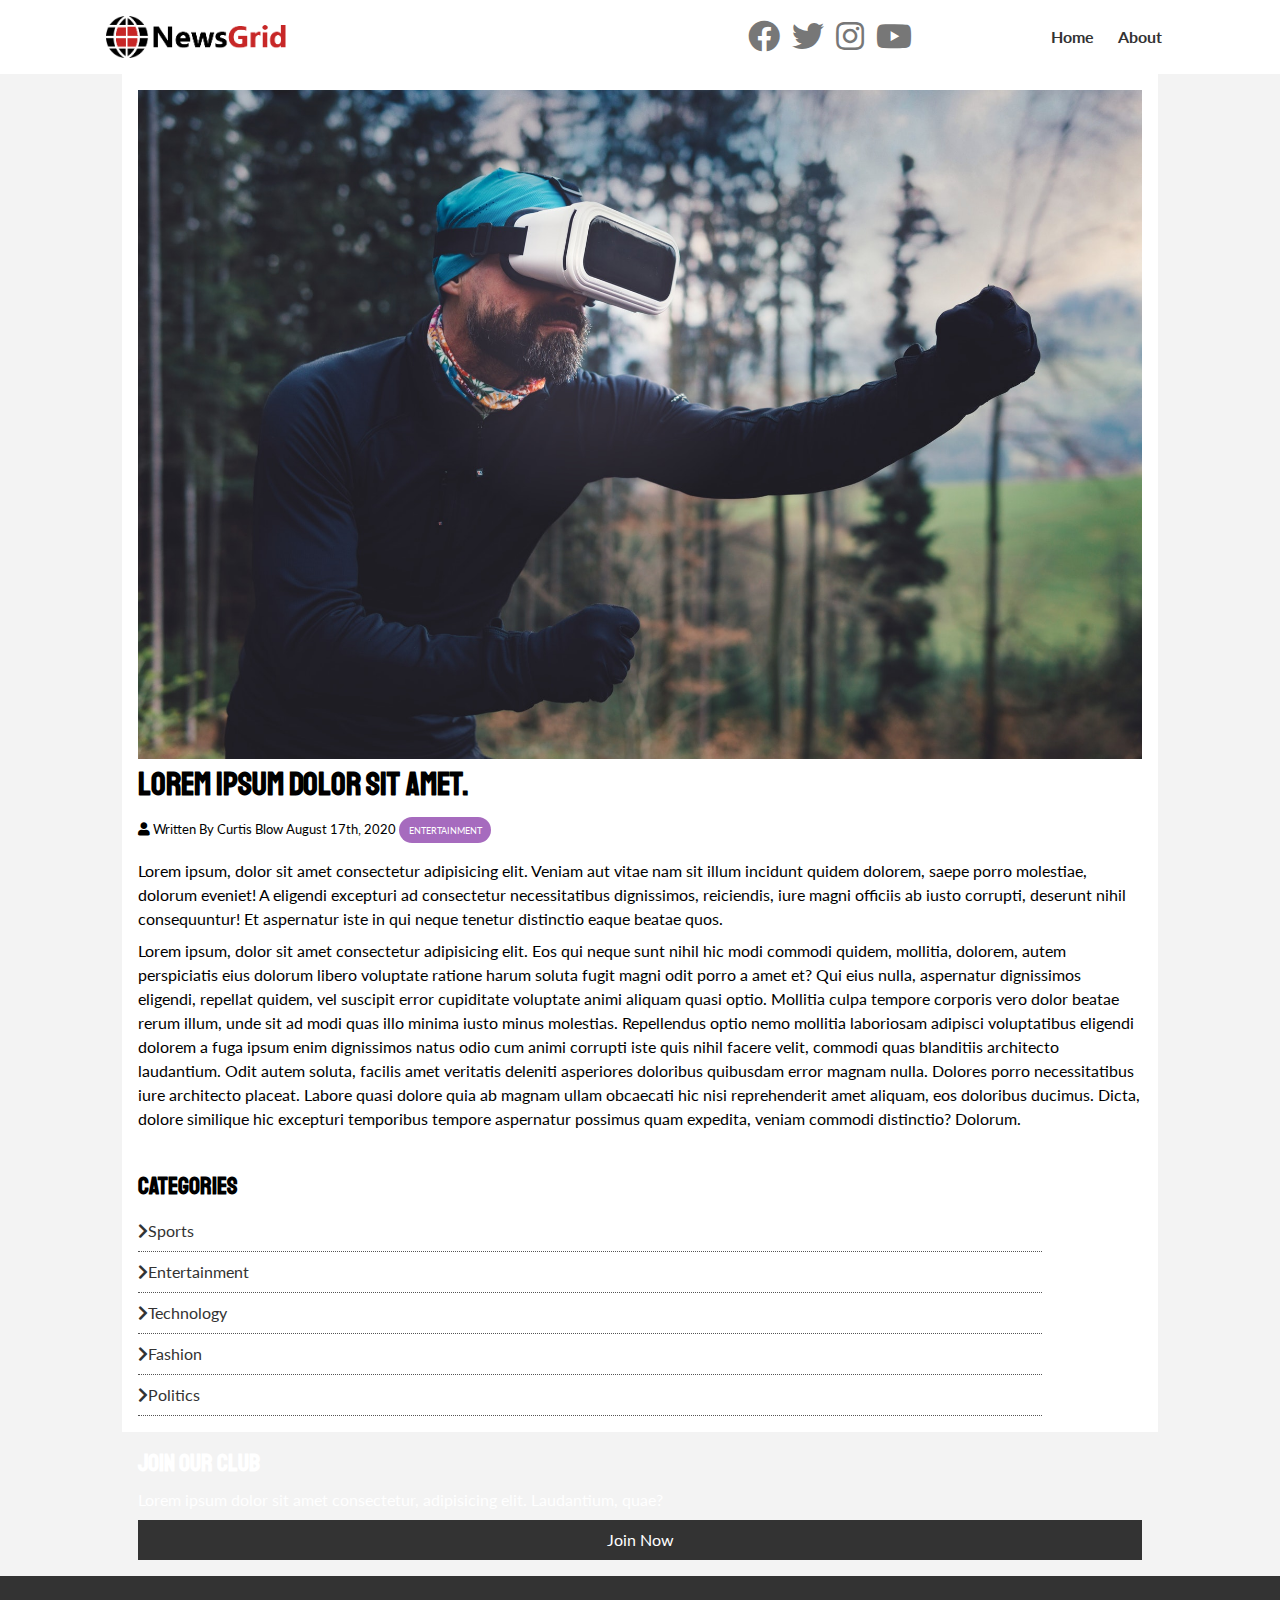
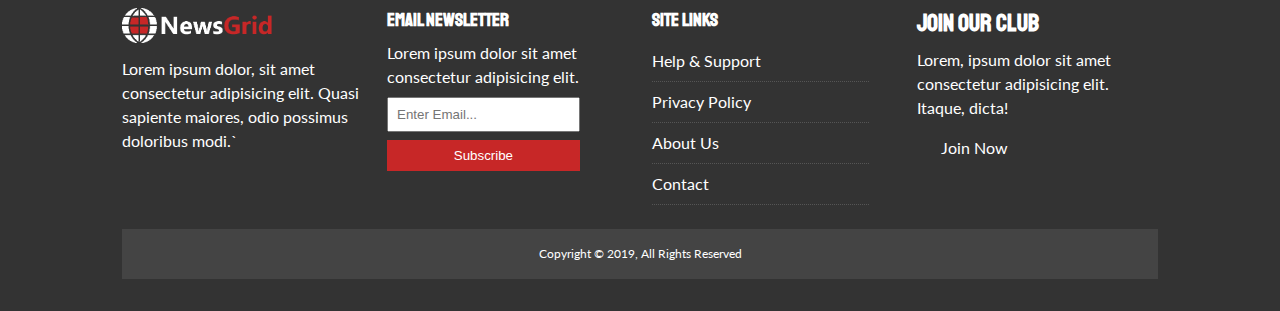
<file: HTML&CSS/newsGrid/article.html>
<!DOCTYPE html>
<html lang="en">
  <head>
    <meta charset="UTF-8" />
    <meta name="viewport" content="width=device-width, initial-scale=1.0" />
    <link
      rel="stylesheet"
      href="https://cdnjs.cloudflare.com/ajax/libs/font-awesome/5.14.0/css/all.min.css"
    />
    <link
      href="https://fonts.googleapis.com/css2?family=Lato&family=Staatliches&display=swap"
      rel="stylesheet"
    />
    <link rel="stylesheet" href="css/style.css" />
    <link
      rel="stylesheet"
      media="screen and (max-width: 768px)"
      href="css/mobile.css"
    />
    <link rel="shortcut icon" type="image/x-icon" href="/favicon (1).ico" />
    <title>News Grid | Latest News</title>
  </head>
  <body>
    <!-- Header -->
    <nav id="main-nav">
      <div class="container">
        <img src="img/logo.png" alt="NewsGrid" class="logo" />
        <div class="social">
          <a href="http://facebook.com" target="_blank"
            ><i class="fab fa-facebook fa-2x"></i
          ></a>
          <a href="http://twitter.com" target="_blank"
            ><i class="fab fa-twitter fa-2x"></i
          ></a>
          <a href="http://instagram.com" target="_blank"
            ><i class="fab fa-instagram fa-2x"></i
          ></a>
          <a href="http://youtube.com" target="_blank"
            ><i class="fab fa-youtube fa-2x"></i
          ></a>
        </div>
        <ul>
          <li><a href="index.html">Home</a></li>
          <li><a href="about.html">About</a></li>
        </ul>
      </div>
    </nav>

    <!-- About -->
    <section id="article">
      <div class="container">
        <div class="page-container">
          <article class="card">
            <img src="img/articles/ent1.jpg" alt="" />
            <h1 class="l-heading">Lorem ipsum dolor sit amet.</h1>
            <div class="meta">
              <small>
                <i class="fas fa-user"></i> Written By Curtis Blow August 17th,
                2020
              </small>
              <div class="category category-ent">Entertainment</div>
            </div>
            <p>
              Lorem ipsum, dolor sit amet consectetur adipisicing elit. Veniam
              aut vitae nam sit illum incidunt quidem dolorem, saepe porro
              molestiae, dolorum eveniet! A eligendi excepturi ad consectetur
              necessitatibus dignissimos, reiciendis, iure magni officiis ab
              iusto corrupti, deserunt nihil consequuntur! Et aspernatur iste in
              qui neque tenetur distinctio eaque beatae quos.
            </p>
            <p>
              Lorem ipsum, dolor sit amet consectetur adipisicing elit. Eos qui
              neque sunt nihil hic modi commodi quidem, mollitia, dolorem, autem
              perspiciatis eius dolorum libero voluptate ratione harum soluta
              fugit magni odit porro a amet et? Qui eius nulla, aspernatur
              dignissimos eligendi, repellat quidem, vel suscipit error
              cupiditate voluptate animi aliquam quasi optio. Mollitia culpa
              tempore corporis vero dolor beatae rerum illum, unde sit ad modi
              quas illo minima iusto minus molestias. Repellendus optio nemo
              mollitia laboriosam adipisci voluptatibus eligendi dolorem a fuga
              ipsum enim dignissimos natus odio cum animi corrupti iste quis
              nihil facere velit, commodi quas blanditiis architecto laudantium.
              Odit autem soluta, facilis amet veritatis deleniti asperiores
              doloribus quibusdam error magnam nulla. Dolores porro
              necessitatibus iure architecto placeat. Labore quasi dolore quia
              ab magnam ullam obcaecati hic nisi reprehenderit amet aliquam, eos
              doloribus ducimus. Dicta, dolore similique hic excepturi
              temporibus tempore aspernatur possimus quam expedita, veniam
              commodi distinctio? Dolorum.
            </p>
          </article>

          <aside id="categories" class="card">
            <h2>Categories</h2>
            <ul class="list">
              <li>
                <a href="#"><i class="fas fa-chevron-right"></i>Sports</a>
              </li>
              <li>
                <a href="#"
                  ><i class="fas fa-chevron-right"></i>Entertainment</a
                >
              </li>
              <li>
                <a href="#"><i class="fas fa-chevron-right"></i>Technology</a>
              </li>
              <li>
                <a href="#"><i class="fas fa-chevron-right"></i>Fashion</a>
              </li>
              <li>
                <a href="#"><i class="fas fa-chevron-right"></i>Politics</a>
              </li>
            </ul>
          </aside>

          <aside class="card bg-secondary">
            <h2>Join Our Club</h2>
            <p>
              Lorem ipsum dolor sit amet consectetur, adipisicing elit.
              Laudantium, quae?
            </p>
            <a href="#" class="btn btn-dark btn-block">Join Now</a>
          </aside>
        </div>
      </div>
    </section>

    <!-- Footer -->
    <footer id="main-footer" class="py-2">
      <div class="container footer-container">
        <div>
          <img src="img/logo_light.png" alt="NewsGrid" />
          <p>
            Lorem ipsum dolor, sit amet consectetur adipisicing elit. Quasi
            sapiente maiores, odio possimus doloribus modi.`
          </p>
        </div>
        <div>
          <h3>Email Newsletter</h3>
          <p>Lorem ipsum dolor sit amet consectetur adipisicing elit.</p>
          <form>
            <input type="email" placeholder="Enter Email..." />
            <input type="submit" value="Subscribe" class="btn btn-primary" />
          </form>
        </div>
        <div>
          <h3>Site Links</h3>
          <ul class="list">
            <li><a href="#">Help & Support</a></li>
            <li><a href="#">Privacy Policy</a></li>
            <li><a href="#">About Us</a></li>
            <li><a href="#">Contact</a></li>
          </ul>
        </div>
        <div>
          <h2>Join Our Club</h2>
          <p>
            Lorem, ipsum dolor sit amet consectetur adipisicing elit. Itaque,
            dicta!
          </p>
          <a href="#" class="btn btn-secondary">Join Now</a>
        </div>
        <div>
          <p>
            Copyright &copy; 2019, All Rights Reserved
          </p>
        </div>
      </div>
    </footer>
  </body>
</html>
</file>
<file: css/style.css>
:root {
  --primary-color: #c72727;
  --secondary-color: #f99500;
  --light-color: #f3f3f3;
  --dark-color: #333;
  --max-width: 1100px;
}

.category {
  --sports-color: #f99500;
  --ent-color: #a66bbe;
  --tech-color: #009cff;
}

* {
  margin: 0;
  padding: 0;
  box-sizing: border-box;
}

body {
  font-family: "Lato", sans-serif;
  line-height: 1.5;
  background: var(--light-color);
}

a {
  color: #333;
  text-decoration: none;
}

ul {
  list-style: none;
}

p {
  margin: 0.5rem 0;
}

img {
  width: 100%;
}

h1,
h2,
h3,
h4,
h5,
h6 {
  font-family: "Staatliches", cursive;
  margin-bottom: 0.55rem;
  line-height: 1.3;
}

/* Utility */
.container {
  max-width: var(--max-width);
  margin: auto;
  padding: 0 2rem;
  overflow: hidden;
}

.category {
  display: inline-block;
  color: #fff;
  font-size: 0.55rem;
  text-transform: uppercase;
  padding: 0.4rem 0.6rem;
  border-radius: 15px;
  margin-bottom: 0.5rem;
}

.category-sports {
  background: var(--sports-color);
}
.category-ent {
  background: var(--ent-color);
}
.category-tech {
  background: var(--tech-color);
}

.btn {
  display: inline-block;
  border: none;
  background: var(--dark-color);
  color: #fff;
  padding: 0.5rem 1.5rem;
}

.btn-light {
  background: var(--light-color);
}
.btn-primary {
  background: var(--primary-color);
}
.btn-secondary {
  background: var(--secondary-color);
}

.btn-block {
  display: block;
  width: 100%;
  text-align: center;
}

.btn:hover {
  opacity: 0.9;
}

.card {
  background: #fff;
  padding: 1rem;
}

.bg-dark {
  background: var(--dark-color);
  color: #fff;
}

.bg-primary {
  background: var(--primary-color);
  color: #fff;
}

.bg-secondary {
  background: var(--secondary-color);
  color: #fff;
}

.bg-dark h1,
.bg-dark h2,
.bg-dark h3,
.bg-dark a,
.bg-primary h1,
.bg-primary h2,
.bg-primary h3,
.bg-primary a,
.bg-secondary h1,
.bg-secondary h2,
.bg-secondary h3,
.bg-secondary a {
  color: #fff;
}

/* Inner Page Grid Container */
.page-container {
  display: grid;
  grid-template-columns: 5fr 2fr;
  margin: 2rem 0;
  grid-gap: 1.5rem;
}

.page-container > *:first-child {
  grid-row: 1 / span 3;
}

.py-1 {
  padding: 1.5rem 0;
}

.py-2 {
  padding: 2rem 0;
}

.py-3 {
  padding: 3rem 0;
}

.p-1 {
  padding: 3rem;
}

.p-2 {
  padding: 2rem;
}

.p-3 {
  padding: 3rem;
}

.l-heading {
  font-size: 3rem;
}

.list li {
  padding: 0.5rem 0;
  border-bottom: #555 dotted 1px;
  width: 90%;
}

.list li a:hover {
  color: var(--primary-color) !important;
}

/* Navigation */
#main-nav {
  background: #fff;
  position: sticky;
  top: 0;
  z-index: 2;
}

#main-nav .container {
  display: grid;
  grid-template-columns: 6fr 3fr 2fr;
  padding: 1rem;
  align-items: center;
}

#main-nav .logo {
  width: 180px;
}

#main-nav ul {
  justify-self: end;
  display: flex;
}

#main-nav ul li a {
  padding: 0.75rem;
  font-weight: bold;
}

#main-nav ul li a.current {
  background: var(--primary-color);
  color: #fff;
}

#main-nav ul li a:hover {
  background: var(--light-color);
  color: var(--dark-color);
}

#main-nav .social {
  justify-self: center;
}

#main-nav .social i {
  color: #777;
  margin-right: 0.5rem;
}

/* Showcase */
#showcase {
  color: #fff;
  background: #333;
  padding: 2rem;
  position: relative;
}

#showcase:before {
  content: "";
  background: url("../img/featured.jpg") no-repeat center center/cover;
  position: absolute;
  top: 0;
  left: 0;
  width: 100%;
  height: 100%;
  opacity: 0.4;
}

#showcase .showcase-container {
  display: grid;
  grid-template-columns: repeat(2, 1fr);
  justify-content: center;
  align-items: center;
  height: 50vh;
}

#showcase .showcase-content {
  z-index: 1;
}

#showcase .showcase-content p {
  margin-bottom: 1rem;
}

/* Home Articles */
#home-articles .articles-container {
  display: grid;
  grid-template-columns: repeat(3, 1fr);
  grid-gap: 1rem;
}

#home-articles .articles-container > *:first-child,
#home-articles .articles-container > *:last-child {
  display: grid;
  grid-template-columns: repeat(2, 1fr);
  grid-gap: 1rem;
  align-items: center;
  grid-column: 1 / span 2;
}

#home-articles .articles-container > *:last-child {
  grid-column: 2 / span 2;
}

#article .meta {
  display: flex;
  justify-content: space-between;
  align-items: center;
  background-color: #eee;
  padding: 0.5rem;
}

#article .meta .category {
  margin-top: 0.5rem;
}

/* Footer */
#main-footer {
  background: var(--dark-color);
  color: #fff;
}

#main-footer img {
  width: 150px;
}

#main-footer a {
  color: #fff;
}

#main-footer .footer-container {
  display: grid;
  grid-template-columns: repeat(4, 1fr);
  grid-gap: 1.5rem;
}

#main-footer .footer-container > *:last-child {
  background: #444;
  grid-column: 1 / span 4;
  padding: 0.5rem;
  text-align: center;
  font-size: 0.75rem;
}

#main-footer .footer-container input[type="email"] {
  width: 80%;
  padding: 0.5rem;
  margin-bottom: 0.5rem;
}

#main-footer .footer-container input[type="submit"] {
  width: 80%;
}
</file>
<file: css/mobile.css>
/* Navigation */
#main-nav .social {
  display: none;
}

#main-nav .container {
  grid-template-columns: 1fr;
  grid-gap: 1.2rem;
}

#main-nav ul,
#main-nav .logo {
  justify-self: center;
}

#main-nav ul li a {
  padding: 0.5rem;
}

#home-articles .articles-container {
  grid-template-columns: repeat(2, 1fr);
}

#home-articles .articles-container > *:first-child,
#home-articles .articles-container > *:last-child {
  grid-template-columns: 1fr;
  grid-column: 1;
}

@media (max-width: 600px) {
  /* Stack Grid Items */
  #showcase .showcase-container,
  #home-articles .articles-container,
  #main-footer .footer-container {
    grid-template-columns: 1fr;
  }

  #main-footer .footer-container > *:last-child {
    grid-column: 1;
  }

  #main-footer .footer-container > * {
    border-bottom: #444 dotted 1px;
    padding-bottom: 1rem;
  }

  #main-footer .footer-container > *:nth-child(3),
  #main-footer .footer-container > *:nth-child(4) {
    border: none;
  }

  .page-container {
    grid-template-columns: 1fr;
    text-align: center;
  }

  .page-container > *:first-child {
    grid-row: 1;
  }

  .l-heading {
    font-size: 2rem;
  }
}
</file>
<file: 50-Projects-50-Days/expanding-cards/style.css>
@import url("https://fonts.googleapis.com/css2?family=Mulish:ital,wght@0,400;0,700;0,800;1,700&display=swap");

* {
  box-sizing: border-box;
}

body {
  font-family: "Mulish", sans-serif;
  display: flex;
  align-items: center;
  justify-content: center;
  height: 100vh;
  overflow: hidden;
  margin: 0;
}

.container {
  display: flex;
  width: 90vw;
}

.panel {
  background-size: cover;
  background-position: center;
  background-repeat: no-repeat;
  height: 80vh;
  border-radius: 50px;
  color: rgb(65, 172, 235);
  cursor: pointer;
  flex: 0.5;
  margin: 10px;
  position: relative;
  transition: flex 0.7s ease-in;
}

.panel h3 {
  font-size: 30px;
  font-weight: 700;
  position: absolute;
  bottom: 20px;
  left: 20px;
  margin: 0;
  opacity: 0;
}

.panel.active {
  flex: 5;
}

.panel.active h3 {
  opacity: 1;
  transition: opacity 0.3s ease-in 0.4s;
}

@media (max-width: 480px) {
  .container {
    width: 100vw;
  }

  .panel:nth-of-type(4),
  .panel:nth-of-type(5) {
    display: none;
  }
}
</file>
<file: 50-Projects-50-Days/multi-level-progress-bar/style.css>
@import url("https://fonts.googleapis.com/css2?family=Muli:wght@400;700&display=swap");

* {
  box-sizing: border-box;
}

body {
  font-family: "Muli", sans-serif;
  background-color: #f6f7fb;
  display: flex;
  align-items: center;
  justify-content: center;
  height: 100vh;
  overflow: hidden;
  margin: 0;
}

.container {
  text-align: center;
}

.progress-container {
  display: flex;
  justify-content: space-between;
  position: relative;
  margin-bottom: 30px;
  max-width: 100%;
  width: 350px;
}

.progress-container::before {
  content: "";
  background-color: #e0e0e0;
  position: absolute;
  top: 50%;
  left: 0;
  transform: translateY(-50%);
  height: 4px;
  width: 100%;
  z-index: -1;
}

.progress {
  background-color: #3498db;
  position: absolute;
  top: 50%;
  left: 0;
  transform: translateY(-50%);
  height: 4px;
  width: 0%;
  z-index: -1;
  transition: 0.4s ease;
}

.circle {
  background-color: #fff;
  color: #999;
  border-radius: 50%;
  height: 30px;
  width: 30px;
  display: flex;
  align-items: center;
  justify-content: center;
  border: 3px solid #e0e0e0;
  transition: 0.4s ease;
}

.circle.active {
  border-color: #3498db;
}

.circle-color {
  border-color: #3498db;
}

.btn {
  background-color: #3498db;
  color: #fff;
  border: 0;
  border-radius: 6px;
  cursor: pointer;
  font-family: inherit;
  padding: 8px 30px;
  margin: 5px;
  font-size: 17px;
}

.btn:active {
  transform: scale(0.96);
}

.btn:focus {
  outline: 0;
}

.btn:disabled {
  background: #999;
  cursor: not-allowed;
}
</file>
<file: HTML&CSS/newsGrid/css/style.css>
:root {
  --primary-color: #c72727;
  --secondary--color: #f99500;
  --light-color: #f3f3f3;
  --dark-color: #333;
  --max-width: 1100px;
}

.category {
  --sports-color: #f99500;
  --ent-color: #a66bbe;
  --tech-color: #009cff;
}

* {
  margin: 0;
  padding: 0;
  box-sizing: border-box;
}

body {
  font-family: "Lato", sans-serif;
  line-height: 1.5;
  background: var(--light-color);
}

a {
  color: #333;
  text-decoration: none;
}

ul {
  list-style: none;
}

p {
  margin: 0.5rem 0;
}

img {
  width: 100%;
}

h1,
h2,
h3,
h4,
h5,
h6 {
  font-family: "Staatliches", cursive;
  margin-bottom: 0.55rem;
  line-height: 1.3;
}

/* Utility */
.container {
  max-width: var(--max-width);
  margin: auto;
  padding: 0 2rem;
  overflow: hidden;
}

.category {
  display: inline-block;
  color: #fff;
  font-size: 0.55rem;
  text-transform: uppercase;
  padding: 0.4rem 0.6rem;
  border-radius: 15px;
  margin-bottom: 0.5rem;
}

.category-sports {
  background: var(--sports-color);
}
.category-ent {
  background: var(--ent-color);
}
.category-tech {
  background: var(--tech-color);
}

.btn {
  display: inline-block;
  border: none;
  background: var(--dark-color);
  color: #fff;
  padding: 0.5rem 1.5rem;
}

.btn-light {
  background: var(--light-color);
}
.btn-primary {
  background: var(--primary-color);
}
.btn-secondary {
  background: var(--secondary-color);
}

.btn-block {
  display: block;
  width: 100%;
  text-align: center;
}

.btn:hover {
  opacity: 0.9;
}

.card {
  background: #fff;
  padding: 1rem;
}

.bg-dark {
  background: var(--dark-color);
  color: #fff;
}

.bg-primary {
  background: var(--primary-color);
  color: #fff;
}

.bg-secondary {
  background: var(--secondary-color);
  color: #fff;
}

.bg-dark h1,
.bg-dark h2,
.bg-dark h3,
.bg-dark a,
.bg-primary h1,
.bg-primary h2,
.bg-primary h3,
.bg-primary a,
.bg-secondary h1,
.bg-secondary h2,
.bg-secondary h3,
.bg-secondary a {
  color: #fff;
}

.py-1 {
  padding: 1.5rem 0;
}

.py-2 {
  padding: 2rem 0;
}

.py-3 {
  padding: 3rem 0;
}

.p-1 {
  padding: 3rem;
}

.p-2 {
  padding: 2rem;
}

.p-3 {
  padding: 3rem;
}

.list li {
  padding: 0.5rem 0;
  border-bottom: #555 dotted 1px;
  width: 90%;
}

.list li a:hover {
  color: var(--primary-color) !important;
}

/* Navigation */
#main-nav {
  background: #fff;
  position: sticky;
  top: 0;
  z-index: 2;
}

#main-nav .container {
  display: grid;
  grid-template-columns: 6fr 3fr 2fr;
  padding: 1rem;
  align-items: center;
}

#main-nav .logo {
  width: 180px;
}

#main-nav ul {
  justify-self: end;
  display: flex;
}

#main-nav ul li a {
  padding: 0.75rem;
  font-weight: bold;
}

#main-nav ul li a.current {
  background: var(--primary-color);
  color: #fff;
}

#main-nav ul li a:hover {
  background: var(--light-color);
  color: var(--dark-color);
}

#main-nav .social {
  justify-self: center;
}

#main-nav .social i {
  color: #777;
  margin-right: 0.5rem;
}

/* Showcase */
#showcase {
  color: #fff;
  background: #333;
  padding: 2rem;
  position: relative;
}

#showcase:before {
  content: "";
  background: url("../img/featured.jpg") no-repeat center center/cover;
  position: absolute;
  top: 0;
  left: 0;
  width: 100%;
  height: 100%;
  opacity: 0.4;
}

#showcase .showcase-container {
  display: grid;
  grid-template-columns: repeat(2, 1fr);
  justify-content: center;
  align-items: center;
  height: 50vh;
}

#showcase .showcase-content {
  z-index: 1;
}

#showcase .showcase-content p {
  margin-bottom: 1rem;
}

/* Home Articles */
#home-articles .articles-container {
  display: grid;
  grid-template-columns: repeat(3, 1fr);
  grid-gap: 1rem;
}

#home-articles .articles-container > *:first-child,
#home-articles .articles-container > *:last-child {
  display: grid;
  grid-template-columns: repeat(2, 1fr);
  grid-gap: 1rem;
  align-items: center;
  grid-column: 1 / span 2;
}

#home-articles .articles-container > *:last-child {
  grid-column: 2 / span 2;
}

/* Footer */
#main-footer {
  background: var(--dark-color);
  color: #fff;
}

#main-footer img {
  width: 150px;
}

#main-footer a {
  color: #fff;
}

#main-footer .footer-container {
  display: grid;
  grid-template-columns: repeat(4, 1fr);
  grid-gap: 1.5rem;
}

#main-footer .footer-container > *:last-child {
  background: #444;
  grid-column: 1 / span 4;
  padding: 0.5rem;
  text-align: center;
  font-size: 0.75rem;
}

#main-footer .footer-container input[type="email"] {
  width: 80%;
  padding: 0.5rem;
  margin-bottom: 0.5rem;
}

#main-footer .footer-container input[type="submit"] {
  width: 80%;
}
</file>
<file: HTML&CSS/newsGrid/css/mobile.css>
/* Navigation */
#main-nav .social {
  display: none;
}

#main-nav .container {
  grid-template-columns: 1fr;
  grid-gap: 1.2rem;
}

#main-nav ul,
#main-nav .logo {
  justify-self: center;
}

#main-nav ul li a {
  padding: 0.5rem;
}

#home-articles .articles-container {
  grid-template-columns: repeat(2, 1fr);
}

#home-articles .articles-container > *:first-child,
#home-articles .articles-container > *:last-child {
  grid-template-columns: 1fr;
  grid-column: 1;
}

@media (max-width: 600px) {
  /* Stack Grid Items */
  #showcase .showcase-container,
  #home-articles .articles-container,
  #main-footer .footer-container {
    grid-template-columns: 1fr;
  }

  #main-footer .footer-container > *:last-child {
    grid-column: 1;
  }

  #main-footer .footer-container > * {
    border-bottom: #444 dotted 1px;
    padding-bottom: 1rem;
  }

  #main-footer .footer-container > *:nth-child(3),
  #main-footer .footer-container > *:nth-child(4) {
    border: none;
  }

  .page-container {
    grid-template-columns: 1fr;
    text-align: center;
  }

  .page-container > *:first-child {
    grid-row: 1;
  }

  .l-heading {
    font-size: 2rem;
  }
}
</file>
